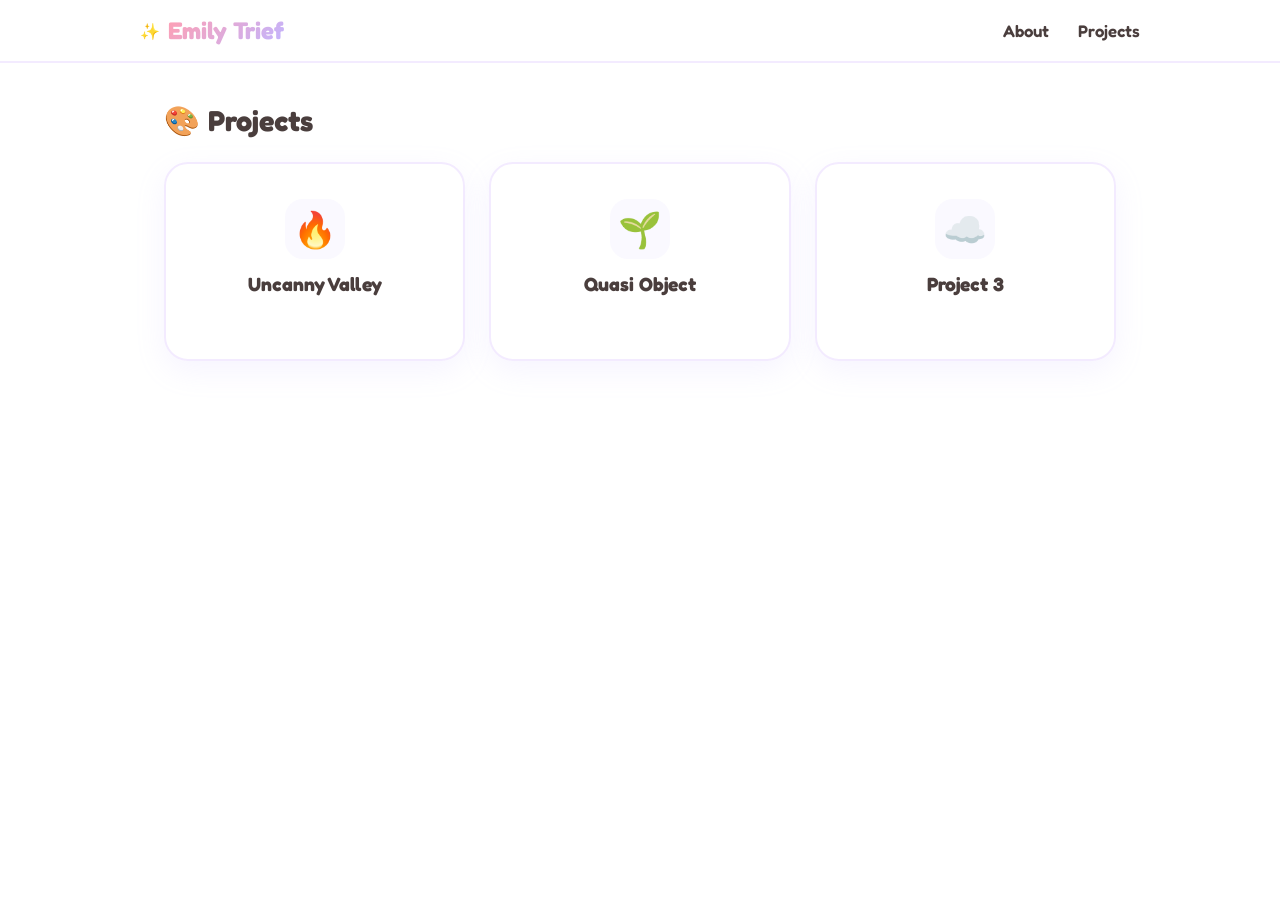
<file: index.html>
<!DOCTYPE html>
<html lang="en">
<head>
  <meta charset="UTF-8">
  <meta name="viewport" content="width=device-width, initial-scale=1.0">
  <meta name="description" content="Welcome to Emily Trief's portfolio. Designer, developer, and creator of cute, delightful, and interactive web experiences.">
  <title>Emily Trief's Portfolio</title>
  <link rel="preconnect" href="https://fonts.googleapis.com">
  <link rel="preconnect" href="https://fonts.gstatic.com" crossorigin>
  <link href="https://fonts.googleapis.com/css2?family=Fredoka:wght@300..700&display=swap" rel="stylesheet">
  <link rel="stylesheet" href="style.css">
</head>
<body>
  <div class="floating-doodles" id="floating-doodles"></div>

  <header class="app-header">
    <div class="header-container">
      <a href="#" class="logo-area">
        <span class="logo-emoji">✨</span>
        <span class="logo-text">Emily Trief</span>
      </a>
      <nav class="nav-links" aria-label="Main Navigation">
        <a href="#about" class="nav-link">About</a>
        <a href="#projects" class="nav-link">Projects</a>
      </nav>
    </div>
  </header>

  <section id="projects" class="projects-section" aria-labelledby="projects-heading">
    <h2 id="projects-heading" class="section-title"><span class="title-emoji">🎨</span> Projects</h2>

    <div class="projects-grid">
      <article class="project-card card">
        <div class="project-icon">🔥</div>
        <h3 class="project-title"><a href="uncanny.html">Uncanny Valley</a></h3>
        <div class="project-tags"></div>
      </article>

      <article class="project-card card">
        <div class="project-icon">🌱</div>
        <h3 class="project-title"><a href="quasi-object.html">Quasi Object</a></h3>
        <div class="project-tags"></div>
      </article>

      <article class="project-card card">
        <div class="project-icon">☁️</div>
        <h3 class="project-title">Project 3</h3>
        <div class="project-tags"></div>
      </article>
    </div>
  </section>

  <script src="script.js"></script>
</body>
</html>
</file>
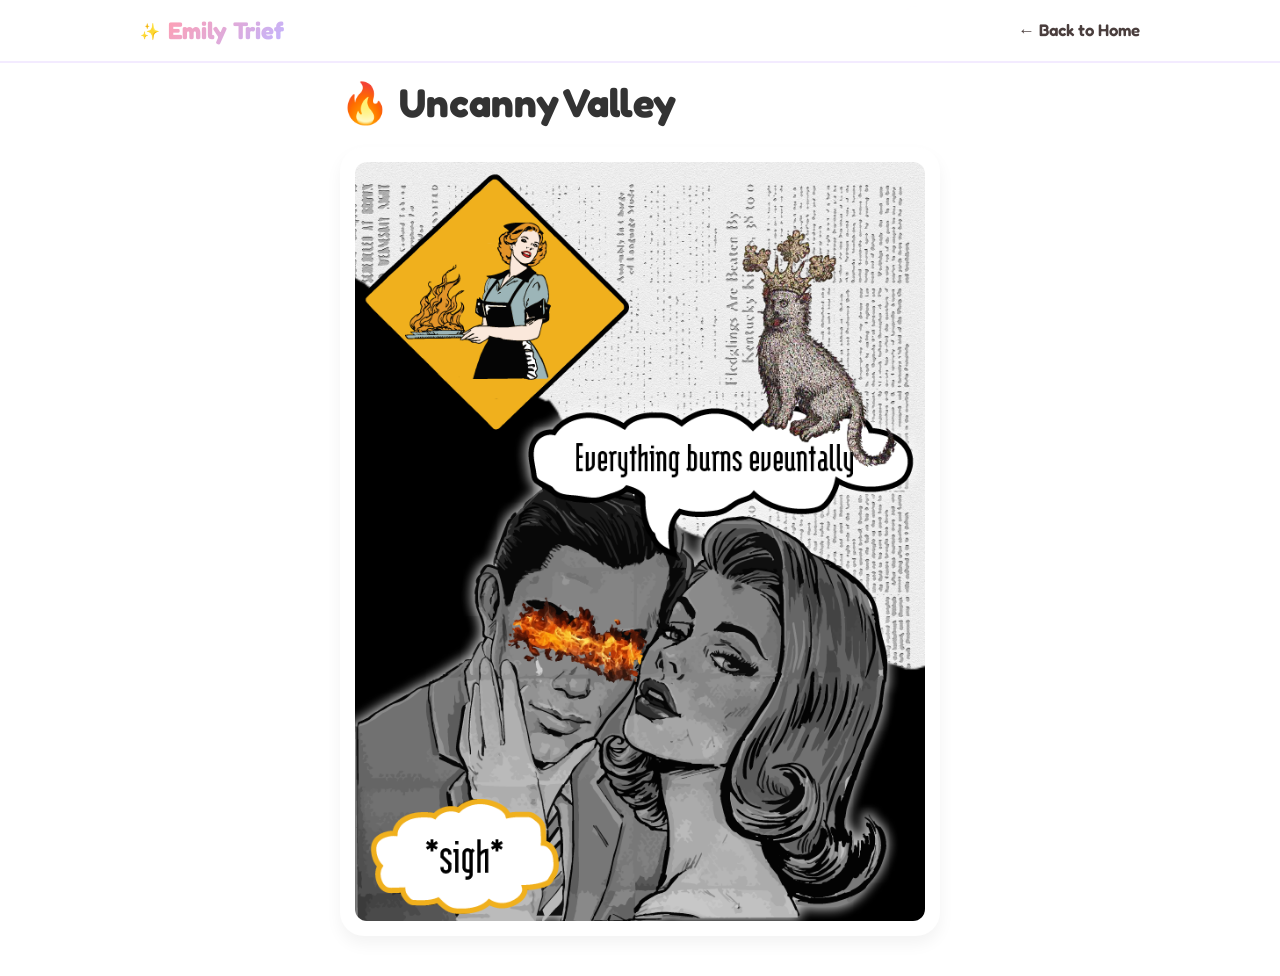
<file: uncanny.html>
<!DOCTYPE html>
<html lang="en">
<head>
  <meta charset="UTF-8">
  <meta name="viewport" content="width=device-width, initial-scale=1.0">
  <title>Uncanny Valley - Emily Trief</title>
  <link rel="preconnect" href="https://fonts.googleapis.com">
  <link rel="preconnect" href="https://fonts.gstatic.com" crossorigin>
  <link href="https://fonts.googleapis.com/css2?family=Fredoka:wght@300..700&display=swap" rel="stylesheet">
  <link rel="stylesheet" href="style.css">
</head>
<body>
  <div class="floating-doodles" id="floating-doodles"></div>

  <header class="app-header">
    <div class="header-container">
      <a href="index.html" class="logo-area">
        <span class="logo-emoji">✨</span>
        <span class="logo-text">Emily Trief</span>
      </a>
      <nav class="nav-links" aria-label="Main Navigation">
        <a href="index.html" class="nav-link">← Back to Home</a>
      </nav>
    </div>
  </header>

  <main style="display: flex; flex-direction: column; align-items: flex-start; padding: 15px 20px 40px; font-family: 'Fredoka', sans-serif;">
    <div style="max-width: 600px; width: 100%; margin: 0 auto; display: flex; flex-direction: column; align-items: flex-start; gap: 20px;">

      <h1 style="font-size: 2.5rem; color: var(--text-color, #333); margin: 0; text-align: left;">
        <span class="title-emoji">🔥</span> Uncanny Valley
      </h1>

      <div style="width: 100%; background: white; padding: 15px; border-radius: 24px; box-shadow: 0 8px 16px rgba(0,0,0,0.05); box-sizing: border-box;">
        <img src="Assets/uncanny-valley.png" alt="Uncanny Valley Project Image" style="width: 100%; height: auto; border-radius: 12px; display: block;">
      </div>

    </div>
  </main>

  <script src="script.js"></script>
</body>
</html>
</file>
<file: style.css>
/* Theme Variables */
:root {
  /* Default Theme: Peach & Lavender accents on White background */
  --bg-primary: #ffffff;
  --bg-secondary: #faf9ff;
  --text-main: #4a3e3d;
  --text-muted: #8d7e7c;
  --accent-color: #ff9fb2;
  --accent-hover: #ff7e98;
  --accent-secondary: #c2b5ff;
  --accent-secondary-hover: #a894ff;
  --pattern-color: #f1ecff;
  --doodle-color: rgba(194, 181, 255, 0.22);

  --card-bg: rgba(255, 255, 255, 0.88);
  --card-border: #f3ebff;
  --card-shadow: 0 10px 30px rgba(181, 163, 255, 0.12);
  --input-border: #f0e7ff;
}/* Base Styles */
* {
  box-sizing: border-box;
  margin: 0;
  padding: 0;
  font-family: 'Fredoka', 'Quicksand', 'Nunito', sans-serif;
  transition: background-color 0.4s ease, border-color 0.4s ease;
}

html {
  scroll-behavior: smooth;
}
body {
  background-color: var(--bg-primary);
  color: var(--text-main);
  min-height: 100vh;
  position: relative;
  overflow-x: hidden;
}
/* Header & Navigation */
.app-header {
  padding: 1rem 2rem;
  background-color: rgba(255, 255, 255, 0.7);
  backdrop-filter: blur(10px);
  -webkit-backdrop-filter: blur(10px);
  border-bottom: 2px solid var(--card-border);
  position: sticky;
  top: 0;
  z-index: 10;
}
.header-container {
  max-width: 1000px;
  margin: 0 auto;
  display: flex;
  justify-content: space-between;
  align-items: center;
}
.logo-area {
  display: flex;
  align-items: center;
  gap: 0.5rem;
  text-decoration: none;
}
.logo-text {
  font-size: 1.5rem;
  font-weight: 700;
  background: linear-gradient(135deg, var(--accent-color), var(--accent-secondary));
  -webkit-background-clip: text;
  -webkit-text-fill-color: transparent;
  background-clip: text;
}
.nav-links {
  display: flex;
  gap: 1.8rem;
}
.nav-link {
  text-decoration: none;
  color: var(--text-main);
  font-size: 1.05rem;
  font-weight: 600;
  position: relative;
  padding: 0.2rem 0;
}
.nav-link::after {
  content: '';
  position: absolute;
  bottom: 0;
  left: 0;
  width: 0;
  height: 3px;
  background: var(--accent-color);
  border-radius: 4px;
  transition: width 0.3s ease;
}
.nav-link:hover::after {
  width: 100%;
}
.theme-toggle {
  background: var(--card-bg);
  border: 2px solid var(--card-border);
  padding: 0.5rem 1rem;
  border-radius: 30px;
  color: var(--text-main);
  cursor: pointer;
  display: flex;
  align-items: center;
  gap: 0.4rem;
  font-weight: 600;
  font-size: 0.9rem;
  box-shadow: 0 4px 8px rgba(0, 0, 0, 0.02);
  transition: transform 0.2s ease, box-shadow 0.2s ease;
}
.theme-toggle:hover {
  transform: scale(1.05);
  box-shadow: 0 6px 12px rgba(181, 163, 255, 0.12);
}
/* Particle Effects Container */
.particle-container {
  position: fixed;
  top: 0;
  left: 0;
  width: 100vw;
  height: 100vh;
  pointer-events: none;
  z-index: 99;
}
.particle {
  position: absolute;
  font-size: 1.5rem;
  pointer-events: none;
  animation: particle-fly 1.2s forwards cubic-bezier(0.1, 0.8, 0.3, 1);
}
@keyframes particle-fly {
  0% {
    transform: translate(-50%, -50%) scale(0) rotate(0deg);
    opacity: 1;
  }
  100% {
    transform: translate(calc(-50% + var(--dx)), calc(-50% + var(--dy))) scale(var(--sc)) rotate(var(--rot));
    opacity: 0;
  }
}



/* Background floating SVG doodles */
.floating-doodles {
  position: absolute;
  top: 0;
  left: 0;
  width: 100%;
  height: 100%;
  z-index: -1;
  pointer-events: none;
  overflow: hidden;
}

.doodle {
  position: absolute;
  fill: none;
  stroke: var(--doodle-color);
  stroke-width: 2.5;
  stroke-linecap: round;
  stroke-linejoin: round;
  animation: float-doodle 20s infinite linear;
  opacity: 0.85;
}

@keyframes float-doodle {
  0% {
    transform: translateY(110vh) rotate(0deg) scale(1);
  }
  50% {
    transform: translateY(50vh) rotate(180deg) scale(1.1);
  }
  100% {
    transform: translateY(-10vh) rotate(360deg) scale(1);
  }
}

/* Main Layout & Sections */
.projects-section {
  max-width: 1000px;
  width: 100%;
  margin: 0 auto;
  padding: 2.5rem 1.5rem;
}

.section-title {
  font-size: 1.8rem;
  font-weight: 700;
  margin-bottom: 1.5rem;
  display: flex;
  align-items: center;
  gap: 0.5rem;
}

.title-emoji {
  animation: logo-bounce 2s infinite ease-in-out;
}

@keyframes logo-bounce {
  0%, 100% { transform: translateY(0); }
  50% { transform: translateY(-5px); }
}

/* Glassmorphism Card Style */
.card {
  background: var(--card-bg);
  border: 2px solid var(--card-border);
  border-radius: 24px;
  padding: 2.2rem;
  box-shadow: var(--card-shadow);
  backdrop-filter: blur(12px);
  -webkit-backdrop-filter: blur(12px);
}

/* Projects Grid Layout */
.projects-grid {
  display: grid;
  grid-template-columns: repeat(auto-fit, minmax(280px, 1fr));
  gap: 1.5rem;
  margin-top: 1.2rem;
}

.project-card {
  display: flex;
  flex-direction: column;
  align-items: center;
  gap: 0.8rem;
  text-align: center;
  transition: transform 0.3s cubic-bezier(0.175, 0.885, 0.32, 1.275), border-color 0.3s ease, box-shadow 0.3s ease;
  cursor: pointer;
  text-decoration: none;
}

.project-card:hover {
  transform: translateY(-8px);
  border-color: var(--accent-secondary);
  box-shadow: 0 15px 30px rgba(181, 163, 255, 0.15);
}

.project-icon {
  font-size: 2.2rem;
  width: 60px;
  height: 60px;
  background: var(--bg-secondary);
  border-radius: 18px;
  display: flex;
  align-items: center;
  justify-content: center;
}

.project-title {
  font-size: 1.2rem;
  font-weight: 700;
}

.project-title a {
  text-decoration: none;
  color: var(--text-main);
  transition: color 0.2s ease;
}

.project-title a:hover {
  color: var(--accent-color);
}

.project-tags {
  margin-top: 15px;
}

.tag {
  display: inline-block;
  margin: 0 4px;
}

/* 3D Model Viewer Styles */
model-viewer {
  width: 100%;
  height: 400px;
  background-color: #f9f9f9;
  border-radius: 12px;
  --poster-color: transparent;
  display: block;
}

.model-container {
  padding: 2rem 5%;
  text-align: center;
}
</file>
